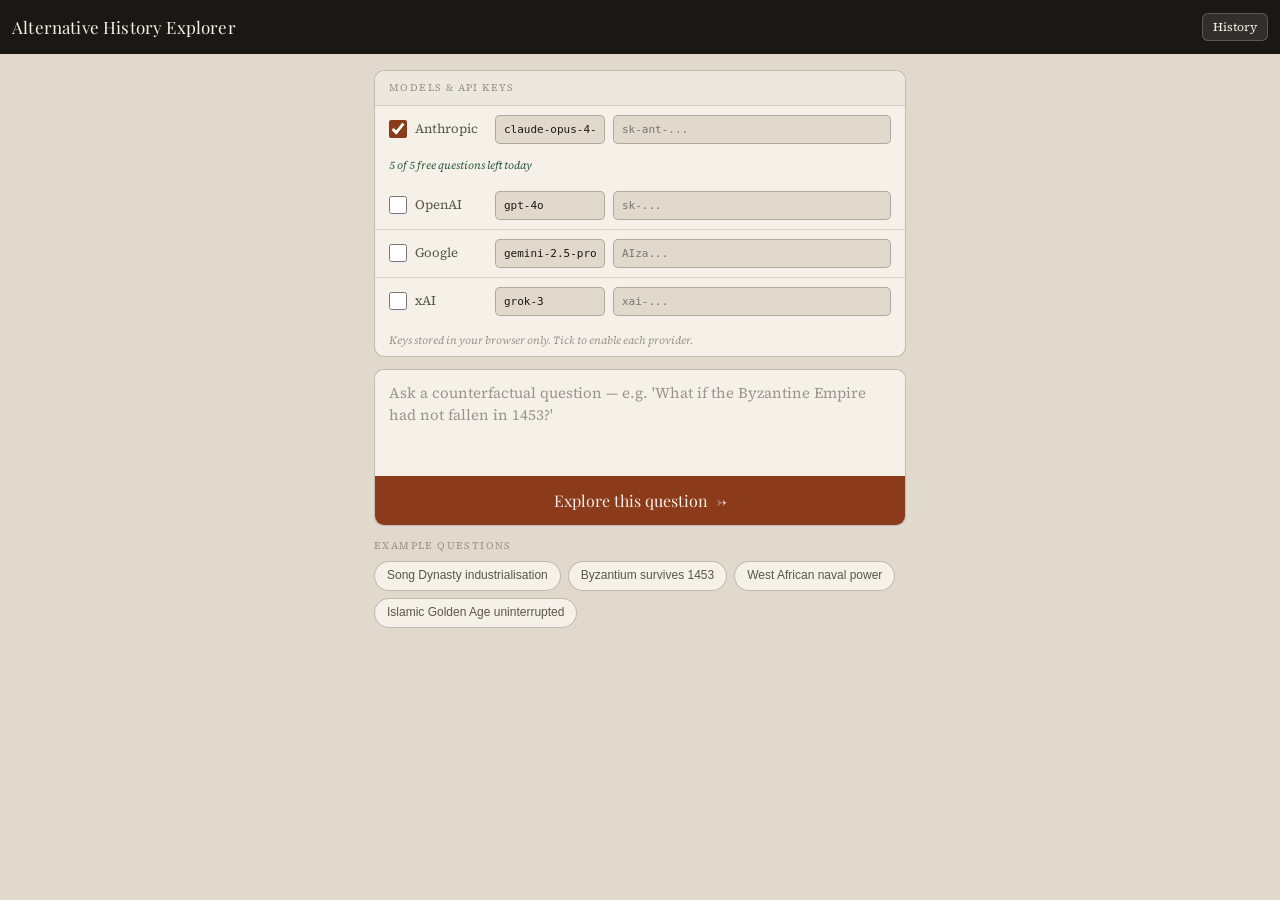
<file: alt-history-researcher-code-example/public/index.html>
<!DOCTYPE html>
<html lang="en">
<head>
<meta charset="UTF-8">
<!--
  Alternative History Explorer — Android/Mobile Edition
  ======================================================
  To install as an Android app:
    1. Open this file in Chrome on Android (or serve it via a local server).
    2. Tap the three-dot menu → "Add to Home Screen".
    3. Chrome will install it as a full-screen app icon.

  For a proper signed APK (optional):
    1. Install Node.js, then: npm install -g @capacitor/cli
    2. npm init -y && npm install @capacitor/core @capacitor/android
    3. npx cap init "Alt History" com.althistory.app --web-dir www
    4. Copy this file to www/index.html
    5. npx cap add android && npx cap sync
    6. npx cap open android  → Build → Generate Signed Bundle/APK
-->
<meta name="viewport" content="width=device-width, initial-scale=1.0, user-scalable=no">
<meta name="theme-color" content="#1a1814">
<meta name="mobile-web-app-capable" content="yes">
<meta name="apple-mobile-web-app-capable" content="yes">
<meta name="apple-mobile-web-app-status-bar-style" content="black-translucent">
<title>Alt History Explorer</title>
<link href="https://fonts.googleapis.com/css2?family=Playfair+Display:wght@400;500&family=Source+Serif+4:ital,wght@0,300;0,400;1,300&display=swap" rel="stylesheet">
<style>
/* ── Reset & base ─────────────────────────────────────────────────── */
*, *::before, *::after { box-sizing: border-box; margin: 0; padding: 0; -webkit-tap-highlight-color: transparent; }
:root {
  --ink: #1a1814; --ink-muted: #5c5648; --ink-faint: #9c9488;
  --paper: #f5f0e8; --paper-dark: #ede8de; --paper-darker: #e0d9cc;
  --accent: #8b3a1a; --accent-light: #c4693a;
  --border: rgba(26,24,20,0.12); --border-strong: rgba(26,24,20,0.25);
  --green: #2a5c3f; --amber: #8b5e1a; --red: #7a1f1f;
  --think: #1f4a6b; --think-bg: #e8eef3;
  --challenge: #6b4a1a; --challenge-bg: #f3ead5;
  /* Layout */
  --header-h: 54px; --nav-h: 64px;
  --panel-radius: 10px;
}
html, body { height: 100%; overflow: hidden; }
body {
  font-family: 'Source Serif 4', Georgia, serif;
  background: var(--paper-darker);
  color: var(--ink);
  font-size: 15px;
  line-height: 1.55;
  overscroll-behavior: none;
}

/* ── App shell ────────────────────────────────────────────────────── */
#app { display: flex; flex-direction: column; height: 100dvh; height: 100vh; }

/* ── Top bar ──────────────────────────────────────────────────────── */
#top-bar {
  height: var(--header-h); min-height: var(--header-h);
  background: var(--ink); color: var(--paper);
  display: flex; align-items: center; padding: 0 12px; gap: 10px;
  flex-shrink: 0; z-index: 100;
  /* Safe area for notched phones */
  padding-top: env(safe-area-inset-top);
}
#top-bar h1 { font-family: 'Playfair Display', serif; font-size: 17px; font-weight: 400; flex: 1; letter-spacing: .01em; white-space: nowrap; overflow: hidden; text-overflow: ellipsis; }
.top-btn {
  background: rgba(255,255,255,0.1); border: 1px solid rgba(255,255,255,0.2);
  color: var(--paper); border-radius: 6px; padding: 5px 10px; font-size: 12px;
  cursor: pointer; font-family: inherit; white-space: nowrap; flex-shrink: 0;
  transition: background .15s;
}
.top-btn:hover, .top-btn:active { background: rgba(255,255,255,0.2); }

/* ── Screens ──────────────────────────────────────────────────────── */
.screen { flex: 1; display: flex; flex-direction: column; overflow: hidden; }
.screen.hidden { display: none; }

/* ── Setup screen ─────────────────────────────────────────────────── */
#screen-setup { overflow-y: auto; padding: 16px 14px 24px; }

.section-card {
  background: var(--paper); border: 1px solid var(--border-strong);
  border-radius: var(--panel-radius); margin-bottom: 12px; overflow: hidden;
}
.section-card-head {
  padding: 9px 14px; background: var(--paper-dark);
  border-bottom: 1px solid var(--border);
  font-size: 10px; letter-spacing: .14em; text-transform: uppercase; color: var(--ink-faint);
}
.provider-row { display: flex; align-items: center; gap: 8px; padding: 9px 14px; }
.provider-row + .provider-row { border-top: 1px solid var(--border); }
.provider-check input { accent-color: var(--accent); width: 16px; height: 16px; cursor: pointer; }
.provider-name { font-size: 13px; color: var(--ink-muted); width: 72px; flex-shrink: 0; }
.provider-model, .provider-key {
  flex: 1; padding: 7px 8px; font-family: monospace; font-size: 11px;
  color: var(--ink); background: var(--paper-darker);
  border: 1px solid var(--border-strong); border-radius: 5px; outline: none; min-width: 0;
}
.provider-model:focus, .provider-key:focus { border-color: var(--accent); }
.card-note { font-size: 11px; color: var(--ink-faint); font-style: italic; padding: 7px 14px; }

textarea {
  width: 100%; min-height: 100px;
  background: var(--paper); color: var(--ink);
  border: none; border-radius: 0;
  padding: 12px 14px; font-family: inherit; font-size: 15px;
  resize: none; outline: none; line-height: 1.5;
}
textarea::placeholder { color: var(--ink-faint); }
.ask-btn {
  display: flex; width: 100%; padding: 14px; background: var(--accent);
  color: var(--paper); border: none; font-family: 'Playfair Display', serif;
  font-size: 16px; cursor: pointer; justify-content: center; align-items: center; gap: 8px;
  transition: background .15s;
}
.ask-btn:hover, .ask-btn:active { background: var(--accent-light); }
.ask-btn:disabled { opacity: .45; cursor: default; }

.examples-label { font-size: 10px; letter-spacing: .14em; text-transform: uppercase; color: var(--ink-faint); margin-bottom: 8px; }
.ex-pills { display: flex; gap: 7px; flex-wrap: wrap; margin-bottom: 14px; }
.ex-pill {
  font-size: 12px; padding: 6px 12px;
  background: var(--paper); color: var(--ink-muted);
  border: 1px solid var(--border-strong); border-radius: 100px;
  cursor: pointer; transition: all .15s; line-height: 1.3;
}
.ex-pill:active { background: var(--paper-dark); }

.status-card { background: var(--think-bg); border: 1px solid rgba(31,74,107,0.2); border-radius: var(--panel-radius); padding: 12px 14px; margin-bottom: 12px; }
.status-row { display: flex; justify-content: space-between; padding: 2px 0; font-size: 13px; }
.status-label { color: var(--ink-faint); font-size: 11px; letter-spacing: .1em; text-transform: uppercase; }
.status-loading { color: var(--amber); }
.status-thinking { color: var(--think); }
.status-done { color: var(--green); }
.status-fail { color: var(--red); }
.spin { display: inline-block; animation: spin 1s linear infinite; }
@keyframes spin { to { transform: rotate(360deg); } }

.error-card { background: #fdecea; border: 1px solid #f5c6c2; border-radius: var(--panel-radius); padding: 12px 14px; font-size: 13px; color: var(--red); margin-bottom: 12px; white-space: pre-wrap; word-break: break-word; }

/* ── Results screen ───────────────────────────────────────────────── */
#screen-results { position: relative; }

/* Panel title bar (above carousel) */
#panel-title-bar {
  background: var(--paper-darker); border-bottom: 1px solid var(--border-strong);
  padding: 8px 54px; text-align: center; flex-shrink: 0;
}
#panel-icon { font-size: 18px; display: block; }
#panel-title { font-family: 'Playfair Display', serif; font-size: 13px; font-weight: 400; color: var(--ink); }
#panel-counter { font-size: 10px; letter-spacing: .12em; color: var(--ink-faint); margin-top: 1px; }

/* Carousel */
#carousel-viewport { flex: 1; overflow: hidden; position: relative; }
#carousel-track {
  display: flex; height: 100%;
  transition: transform .32s cubic-bezier(.4,0,.2,1);
  will-change: transform;
}
.panel-card {
  min-width: 100%; height: 100%;
  display: flex; flex-direction: column;
  background: var(--paper);
}
.panel-scroll {
  flex: 1; overflow-y: auto;
  /* Side padding must exceed arrow width (44px) so text never slides under them */
  padding: 16px 58px 20px;
  -webkit-overflow-scrolling: touch;
}

/* ── Nav arrows ───────────────────────────────────────────────────── */
.nav-arrow {
  position: absolute; top: 50%; transform: translateY(-50%);
  width: 44px; height: 64px; z-index: 50;
  background: rgba(245,240,232,0.92);
  border: 1px solid var(--border-strong);
  color: var(--ink-muted); font-size: 26px; line-height: 1;
  cursor: pointer; display: flex; align-items: center; justify-content: center;
  transition: all .15s;
  /* Subtle shadow to lift arrows off content */
  box-shadow: 0 2px 8px rgba(26,24,20,0.15);
}
#arrow-prev { left: 0; border-radius: 0 8px 8px 0; padding-right: 4px; }
#arrow-next { right: 0; border-radius: 8px 0 0 8px; padding-left: 4px; }
.nav-arrow:active { background: var(--paper-dark); color: var(--accent); }

/* Hint animation on first load — pulses once to show arrows exist */
@keyframes arrowHint {
  0%,100% { opacity: .85; } 40% { opacity: 1; transform: translateY(-50%) translateX(-4px); }
}
#arrow-prev.hint { animation: arrowHint .5s ease 1s 2; }
@keyframes arrowHintR {
  0%,100% { opacity: .85; } 40% { opacity: 1; transform: translateY(-50%) translateX(4px); }
}
#arrow-next.hint { animation: arrowHintR .5s ease 1s 2; }

/* ── Dot nav ──────────────────────────────────────────────────────── */
#dot-nav {
  display: flex; justify-content: center; align-items: center; gap: 6px;
  padding: 8px 8px calc(8px + env(safe-area-inset-bottom));
  background: var(--paper-darker); border-top: 1px solid var(--border); flex-shrink: 0;
  flex-wrap: wrap;
}
.dot {
  width: 7px; height: 7px; border-radius: 50%;
  background: var(--border-strong); cursor: pointer; transition: all .2s; flex-shrink: 0;
}
.dot.active { background: var(--accent); transform: scale(1.4); }
.dot:hover { background: var(--ink-muted); }

/* ── History modal ────────────────────────────────────────────────── */
#modal-overlay {
  position: fixed; inset: 0; background: rgba(26,24,20,0.6);
  z-index: 200; display: none; align-items: flex-end;
}
#modal-overlay.open { display: flex; }
#modal-sheet {
  background: var(--paper); width: 100%; max-height: 75dvh; max-height: 75vh;
  border-radius: 14px 14px 0 0; display: flex; flex-direction: column;
  padding-bottom: env(safe-area-inset-bottom);
}
#modal-handle { width: 36px; height: 4px; background: var(--border-strong); border-radius: 2px; margin: 10px auto 6px; }
#modal-title { font-family: 'Playfair Display', serif; font-size: 16px; padding: 0 16px 10px; color: var(--ink); }
#modal-list { overflow-y: auto; flex: 1; padding: 0 0 8px; }
.history-item { padding: 12px 16px; border-bottom: 1px solid var(--border); cursor: pointer; }
.history-item:active { background: var(--paper-dark); }
.history-q { font-size: 13px; color: var(--ink); line-height: 1.4; }
.history-meta { font-size: 11px; color: var(--ink-faint); margin-top: 3px; }
.history-empty { padding: 24px 16px; font-size: 13px; color: var(--ink-faint); font-style: italic; text-align: center; }
#modal-close { margin: 8px 16px; padding: 11px; background: var(--paper-dark); border: 1px solid var(--border-strong); border-radius: 8px; font-family: inherit; font-size: 14px; color: var(--ink-muted); cursor: pointer; }

/* ── Panel content styles ─────────────────────────────────────────── */
.panel-section-label {
  font-size: 10px; letter-spacing: .14em; text-transform: uppercase;
  color: var(--ink-faint); margin-bottom: 8px;
}
.prose p { margin-bottom: 10px; line-height: 1.7; font-size: 15px; font-weight: 300; color: var(--ink); }
.prose p:last-child { margin-bottom: 0; }

/* Pushback */
.pushback-banner { background: var(--challenge-bg); border-left: 3px solid var(--challenge); padding: 12px 14px; border-radius: 0 6px 6px 0; margin-bottom: 12px; }
.pushback-banner p { font-size: 14px; color: var(--ink); line-height: 1.65; }

/* Scholarly divergences */
.scholarly-item { background: var(--paper-dark); border: 1px solid var(--border); border-radius: 7px; padding: 12px; margin-bottom: 10px; }
.scholar-row-label { font-size: 9px; letter-spacing: .12em; text-transform: uppercase; color: var(--ink-faint); display: block; margin-bottom: 4px; }
.scholar-popular { font-size: 13px; color: var(--ink-muted); margin-bottom: 10px; font-style: italic; }
.scholar-reality { font-size: 13px; color: var(--ink); margin-bottom: 8px; }
.scholar-matters { font-size: 12px; color: var(--ink-muted); border-top: 1px dashed var(--border); padding-top: 7px; font-style: italic; }

/* Reform */
.reform-pct-row { display: flex; align-items: baseline; gap: 10px; margin-bottom: 6px; }
.reform-pct-num { font-family: 'Playfair Display', serif; font-size: 34px; }
.reform-pct-lbl { font-size: 12px; font-style: italic; color: var(--ink-muted); }
.bar-bg { height: 5px; background: var(--paper-dark); border-radius: 3px; overflow: hidden; margin-bottom: 14px; }
.bar-fill { height: 100%; border-radius: 3px; transition: width 1s cubic-bezier(.4,0,.2,1); }
.reform-two-col { display: grid; grid-template-columns: 1fr 1fr; gap: 10px; margin-bottom: 12px; }
.reform-col-head { font-size: 10px; letter-spacing: .11em; text-transform: uppercase; padding: 4px 8px; border-radius: 4px; margin-bottom: 5px; }
.reform-for   { background: #d4ead9; color: var(--green); }
.reform-against { background: #f8e8e0; color: var(--red); }
.reform-col-body { font-size: 13px; color: var(--ink); font-weight: 300; line-height: 1.55; }
.reform-row { margin-bottom: 10px; }
.reform-row-label { font-size: 10px; letter-spacing: .11em; text-transform: uppercase; color: var(--ink-faint); display: block; margin-bottom: 3px; }
.reform-row-text { font-size: 13px; color: var(--ink); font-weight: 300; line-height: 1.55; }

/* Primary sources */
.psource-item { border: 1px solid var(--border-strong); border-radius: 7px; overflow: hidden; margin-bottom: 10px; }
.psource-head { display: flex; align-items: center; gap: 8px; background: var(--challenge-bg); padding: 10px 12px; cursor: pointer; }
.psource-icon { font-size: 11px; color: var(--amber); flex-shrink: 0; }
.psource-name { font-size: 13px; flex: 1; color: var(--ink); }
.psource-type-tag { font-size: 9px; letter-spacing: .06em; text-transform: uppercase; color: var(--ink-faint); background: var(--paper-darker); padding: 2px 6px; border-radius: 2px; flex-shrink: 0; }
.psource-body { display: none; padding: 10px 12px; background: #faf6ec; border-top: 1px dashed rgba(139,94,26,.2); }
.psource-body.open { display: block; }
.psource-row { margin-bottom: 8px; }
.psource-row-label { font-size: 9px; letter-spacing: .11em; text-transform: uppercase; color: var(--ink-faint); display: block; margin-bottom: 3px; }
.psource-row-text { font-size: 13px; font-weight: 300; color: var(--ink); line-height: 1.55; }
.psource-adapt { font-size: 13px; font-weight: 300; background: #ede0c0; border-left: 2px solid var(--amber); padding: 6px 8px; border-radius: 0 3px 3px 0; line-height: 1.55; }
.psource-access { font-size: 12px; font-family: monospace; color: var(--think); }

/* Deep dives */
.dive-item { border: 1px solid var(--border); border-radius: 7px; overflow: hidden; margin-bottom: 8px; }
.dive-head { display: flex; align-items: center; gap: 8px; background: var(--paper-dark); padding: 10px 12px; cursor: pointer; }
.dive-icon { font-size: 11px; color: var(--ink-faint); flex-shrink: 0; width: 11px; }
.dive-topic { font-size: 13px; flex: 1; color: var(--ink); font-weight: 300; }
.dive-body { display: none; padding: 10px 12px; border-top: 1px dashed var(--border); }
.dive-body.open { display: block; }
.dive-hook { font-size: 13px; color: var(--ink-muted); font-style: italic; margin-bottom: 7px; line-height: 1.6; }
.dive-source-row { display: flex; gap: 6px; margin-bottom: 6px; align-items: baseline; }
.dive-source-label { font-size: 9px; letter-spacing: .1em; text-transform: uppercase; color: var(--ink-faint); flex-shrink: 0; }
.dive-source { font-size: 12px; color: var(--ink); font-style: italic; }
.dive-note { font-size: 12px; color: var(--ink-muted); padding-top: 6px; border-top: 1px dashed var(--border); line-height: 1.6; }

/* Unknowns */
.unknowns-list { list-style: none; }
.unknowns-list li { padding: 8px 0; border-bottom: 1px dashed var(--border); font-size: 14px; font-weight: 300; color: var(--ink); line-height: 1.55; padding-left: 16px; position: relative; }
.unknowns-list li::before { content: '?'; position: absolute; left: 0; color: var(--ink-faint); font-size: 13px; }

/* Key sources */
.source-item { background: var(--paper-dark); border: 1px solid var(--border); border-radius: 7px; padding: 10px 12px; margin-bottom: 8px; }
.source-claim { display: flex; align-items: baseline; gap: 7px; margin-bottom: 5px; flex-wrap: wrap; }
.source-claim-text { font-size: 13px; font-weight: 300; font-style: italic; color: var(--ink); line-height: 1.5; flex: 1; min-width: 0; }
.source-cite { display: flex; gap: 5px; align-items: baseline; }
.source-arrow { color: var(--ink-faint); font-size: 12px; flex-shrink: 0; }
.source-ref { font-size: 12px; color: var(--ink-muted); flex: 1; }
.source-access { font-size: 10px; background: var(--paper-darker); padding: 1px 5px; border-radius: 2px; color: var(--ink-faint); flex-shrink: 0; white-space: nowrap; }

/* Reliability badges */
.rel-badge { display: inline-block; font-size: 9px; letter-spacing: .07em; text-transform: uppercase; padding: 2px 6px; border-radius: 3px; vertical-align: middle; white-space: nowrap; }
.rel-established { background: #d4ead9; color: #1a4d25; border: .5px solid rgba(42,92,63,.4); }
.rel-supported    { background: #dde8d4; color: #2d4a1a; border: .5px solid rgba(74,107,42,.4); }
.rel-debated      { background: #f0e4cc; color: #5c3a0a; border: .5px solid rgba(139,94,26,.4); }
.rel-speculative  { background: #f0d4d4; color: #5c1a1a; border: .5px solid rgba(122,31,31,.4); }

/* Confidence */
.conf-pct-row { display: flex; align-items: baseline; gap: 10px; margin-bottom: 8px; }
.conf-pct { font-family: 'Playfair Display', serif; font-size: 40px; }
.conf-tag { font-size: 13px; font-style: italic; color: var(--ink-muted); }
.conf-reason { font-size: 14px; font-weight: 300; font-style: italic; color: var(--ink-muted); line-height: 1.65; }

/* Thinking */
.thinking-wrap { background: var(--think-bg); border: 1px solid rgba(31,74,107,.2); border-radius: 7px; padding: 10px 12px; }
.thinking-text { font-size: 12px; font-family: monospace; color: var(--think); white-space: pre-wrap; line-height: 1.55; max-height: 340px; overflow-y: auto; }

/* Model tabs */
.model-tabs { display: flex; gap: 6px; flex-wrap: wrap; padding: 8px 14px; background: var(--paper-darker); border-bottom: 1px solid var(--border); flex-shrink: 0; }
.model-tab { padding: 5px 10px; border-radius: 5px; background: var(--paper-dark); border: 1px solid var(--border-strong); font-size: 12px; color: var(--ink-muted); cursor: pointer; transition: all .15s; display: flex; gap: 5px; align-items: center; }
.model-tab.active { background: var(--paper); border-color: var(--accent); color: var(--ink); }
.tab-st { font-size: 11px; }
.tab-st.loading { color: var(--amber); animation: spin 1s linear infinite; display: inline-block; }
.tab-st.done { color: var(--green); }
.tab-st.failed { color: var(--red); }

/* Swipe indicator overlay (shows briefly on first result) */
#swipe-hint {
  position: absolute; top: 50%; left: 50%; transform: translate(-50%,-50%);
  background: rgba(26,24,20,0.75); color: var(--paper);
  padding: 12px 20px; border-radius: 8px; font-size: 14px; text-align: center;
  pointer-events: none; z-index: 60; opacity: 0; transition: opacity .4s;
}
#swipe-hint.show { opacity: 1; }

/* Responsive tweaks for larger screens (tablet / desktop preview) */
@media (min-width: 600px) {
  #screen-setup { max-width: 560px; margin: 0 auto; }
  .nav-arrow { width: 52px; height: 80px; font-size: 30px; }
}
</style>
</head>
<body>
<div id="app">

  <!-- ── Top bar ─────────────────────────────────────────────────── -->
  <div id="top-bar">
    <h1 id="top-title">Alternative History Explorer</h1>
    <button class="top-btn" onclick="showHistory()">History</button>
    <button class="top-btn" id="btn-new" onclick="newQuestion()" style="display:none">New ✦</button>
  </div>

  <!-- ── Setup screen ────────────────────────────────────────────── -->
  <div class="screen" id="screen-setup">

    <!-- Providers -->
    <div class="section-card">
      <div class="section-card-head">Models &amp; API Keys</div>
      <div id="providers-body"></div>
      <div class="card-note">Keys stored in your browser only. Tick to enable each provider.</div>
    </div>

    <!-- Input -->
    <div class="section-card">
      <textarea id="question"
        placeholder="Ask a counterfactual question — e.g. 'What if the Byzantine Empire had not fallen in 1453?'"
        oninput="updateBudget()"></textarea>
      <button class="ask-btn" id="ask-btn" onclick="ask()">
        <span>Explore this question</span><span>→</span>
      </button>
    </div>

    <!-- Examples -->
    <div class="examples-label">Example questions</div>
    <div class="ex-pills">
      <button class="ex-pill" onclick="fill('What if the Song Dynasty had not lost northern China to the Jurchen Jin in 1127?')">Song Dynasty industrialisation</button>
      <button class="ex-pill" onclick="fill('What would the world look like had the Byzantine Empire not fallen in 1453?')">Byzantium survives 1453</button>
      <button class="ex-pill" onclick="fill('What if West African states had developed ocean-going naval power in the 15th century?')">West African naval power</button>
      <button class="ex-pill" onclick="fill('How would history differ if the Islamic Golden Age had continued past the Mongol sack of Baghdad in 1258?')">Islamic Golden Age uninterrupted</button>
    </div>

    <!-- Status -->
    <div id="status-card" class="status-card" style="display:none">
      <div class="status-row"><span class="status-label">Status</span><span id="s-status">—</span></div>
      <div class="status-row"><span class="status-label">Running</span><span id="s-models" style="font-size:12px">—</span></div>
      <div class="status-row"><span class="status-label">Elapsed</span><span id="s-elapsed">0s</span></div>
    </div>

    <!-- Error -->
    <div id="error-card" class="error-card" style="display:none"></div>

    <!-- Model comparison tabs (shown when multiple providers run) -->
    <div id="model-tabs" style="display:none" class="model-tabs"></div>

  </div><!-- /screen-setup -->

  <!-- ── Results screen ──────────────────────────────────────────── -->
  <div class="screen hidden" id="screen-results">
    <!-- Current panel title bar -->
    <div id="panel-title-bar">
      <span id="panel-icon">✦</span>
      <div id="panel-title">—</div>
      <div id="panel-counter">1 / 11</div>
    </div>

    <!-- Model tabs (for multi-provider comparison) -->
    <div id="result-model-tabs" style="display:none" class="model-tabs"></div>

    <!-- The carousel viewport -->
    <div id="carousel-viewport">
      <!-- Panels injected here by buildCarousel() -->
      <div id="carousel-track"></div>

      <!-- Navigation arrows — always visible, show swipe direction -->
      <button class="nav-arrow" id="arrow-prev" onclick="navigate(-1)" aria-label="Previous panel">‹</button>
      <button class="nav-arrow" id="arrow-next" onclick="navigate(1)"  aria-label="Next panel">›</button>

      <!-- Brief swipe hint shown on first result -->
      <div id="swipe-hint">Swipe left or right to explore</div>
    </div>

    <!-- Dot navigation bar -->
    <div id="dot-nav"></div>
  </div><!-- /screen-results -->

</div><!-- /app -->

<!-- ── History modal ────────────────────────────────────────────────── -->
<div id="modal-overlay" onclick="closeHistory()">
  <div id="modal-sheet" onclick="event.stopPropagation()">
    <div id="modal-handle"></div>
    <div id="modal-title">Search History</div>
    <div id="modal-list"></div>
    <button id="modal-close" onclick="closeHistory()">Close</button>
  </div>
</div>

<script>
// ═══════════════════════════════════════════════════════════════════════════
// PANEL DEFINITIONS
// Each entry maps to one card in the swipe carousel.
// id matches the result object field; title/icon shown in the title bar.
// ═══════════════════════════════════════════════════════════════════════════
const PANEL_DEFS = [
  { id:'scenario',        title:'The Alternative Scenario',          icon:'🌐' },
  { id:'pushback',        title:"Historian's Objection",             icon:'⚔'  },
  { id:'scholarly',       title:'Where Scholarship Differs',         icon:'📚' },
  { id:'reform',          title:'How It Could Have Happened',        icon:'⚙'  },
  { id:'mindsets',        title:'Mindsets of the Time',              icon:'🧠' },
  { id:'parallels',       title:'Historical Parallels',              icon:'🔄' },
  { id:'primary_sources', title:'Primary Sources',                   icon:'📜' },
  { id:'deep_dives',      title:'Deep Dives',                        icon:'🔍' },
  { id:'unknowns',        title:"What We Don't Know",                icon:'❓' },
  { id:'key_sources',     title:'Key Claims & Sources',              icon:'✓'  },
  { id:'confidence',      title:'Confidence Assessment',             icon:'📊' },
];

// ═══════════════════════════════════════════════════════════════════════════
// PROVIDER & STORAGE SETUP
// ═══════════════════════════════════════════════════════════════════════════
const PROVIDER_DEFS = [
  { id:'anthropic', name:'Anthropic', defaultModel:'claude-opus-4-7',             placeholder:'sk-ant-...' },
  { id:'openai',    name:'OpenAI',    defaultModel:'gpt-4o',                       placeholder:'sk-...' },
  { id:'google',    name:'Google',    defaultModel:'gemini-2.5-pro-preview-05-06', placeholder:'AIza...' },
  { id:'xai',       name:'xAI',       defaultModel:'grok-3',                       placeholder:'xai-...' },
];
const KEYS_KEY='ahe_keys', MODELS_KEY='ahe_models', ENABLED_KEY='ahe_enabled', STORE_KEY='ahe_android_v1';
const ls    = k => { try { return JSON.parse(localStorage.getItem(k)||'{}'); } catch { return {}; } };
const lsArr = k => { try { return JSON.parse(localStorage.getItem(k)||'[]'); } catch { return []; } };
const esc   = s => (s==null?'':String(s)).replace(/&/g,'&amp;').replace(/</g,'&lt;').replace(/>/g,'&gt;').replace(/"/g,'&quot;');
const safeUrl = u => { if(!u||typeof u!=='string')return'#'; const t=u.trim(); const s=t.toLowerCase().replace(/\s/g,''); if(s.startsWith('javascript:')||s.startsWith('data:')||s.startsWith('vbscript:'))return'#'; return(t.startsWith('http')||t.startsWith('/')||t.startsWith('#'))?t:'#'; };

function renderProviders() {
  const keys=ls(KEYS_KEY), models=ls(MODELS_KEY), enabled=ls(ENABLED_KEY);
  const body=document.getElementById('providers-body'); body.innerHTML='';
  PROVIDER_DEFS.forEach(p=>{
    const sk=keys[p.id]||'', sm=models[p.id]||p.defaultModel;
    // Anthropic is auto-enabled for the free tier even without a key (if PROXY_URL is set)
    // Anthropic is always pre-checked when the free-tier proxy is available
    const checked = p.id==='anthropic' ? true : (sk ? (enabled[p.id]!==false) : false);
    const row=document.createElement('div'); row.className='provider-row';
    row.innerHTML=`<input type="checkbox" id="pchk-${p.id}" ${checked?'checked':''} style="accent-color:var(--accent);width:18px;height:18px;cursor:pointer" onchange="saveEnabled('${p.id}',this.checked)"><span class="provider-name">${esc(p.name)}</span><input type="text" class="provider-model" id="pmod-${p.id}" value="${esc(sm)}" placeholder="${esc(p.defaultModel)}" oninput="saveModel('${p.id}',this.value)" style="max-width:110px"><input type="password" class="provider-key" id="pkey-${p.id}" value="${esc(sk)}" placeholder="${esc(p.placeholder)}" oninput="saveKey('${p.id}',this.value);autoCheck('${p.id}');updateFreeTierBadge()">`;
    body.appendChild(row);
    // Free-tier status badge shown only for Anthropic
    if (p.id === 'anthropic') {
      const badge = document.createElement('div');
      badge.id = 'free-tier-badge';
      badge.style.cssText = 'font-size:11px;padding:4px 14px 8px;font-style:italic;';
      body.appendChild(badge);
    }
  });
}
function autoCheck(id){ const v=(document.getElementById('pkey-'+id)?.value||'').trim(); const cb=document.getElementById('pchk-'+id); if(cb&&v){cb.checked=true;saveEnabled(id,true);} }
function saveKey(id,v)     { const d=ls(KEYS_KEY);    d[id]=v; localStorage.setItem(KEYS_KEY,JSON.stringify(d)); }
function saveModel(id,v)   { const d=ls(MODELS_KEY);  d[id]=v; localStorage.setItem(MODELS_KEY,JSON.stringify(d)); }
function saveEnabled(id,v) { const d=ls(ENABLED_KEY); d[id]=v; localStorage.setItem(ENABLED_KEY,JSON.stringify(d)); }
function getActiveProviders(){
  return PROVIDER_DEFS
    .filter(p=>document.getElementById(`pchk-${p.id}`)?.checked)
    .map(p=>({...p,key:(document.getElementById(`pkey-${p.id}`)?.value||'').trim(),model:(document.getElementById(`pmod-${p.id}`)?.value||p.defaultModel).trim()}))
    // Allow Anthropic without a key when the proxy is available (free tier)
    .filter(p=>p.key || p.id==='anthropic');  // Anthropic uses server-side key, no user key needed
}

// ═══════════════════════════════════════════════════════════════════════════
// HISTORY
// ═══════════════════════════════════════════════════════════════════════════
function genId(){ return Date.now().toString(36)+Math.random().toString(36).slice(2,7); }
function getHistory(){ return lsArr(STORE_KEY); }
function saveEntry(e){ const all=getHistory(); const i=all.findIndex(x=>x.id===e.id); if(i>=0)all[i]=e;else all.unshift(e); if(all.length>50)all.splice(50); localStorage.setItem(STORE_KEY,JSON.stringify(all)); }
function relTime(ts){ const d=Date.now()-ts,m=Math.floor(d/60000); if(m<1)return'just now'; if(m<60)return`${m}m ago`; const h=Math.floor(m/60); if(h<24)return`${h}h ago`; const dy=Math.floor(h/24); if(dy===1)return'yesterday'; return new Date(ts).toLocaleDateString('en-US',{month:'short',day:'numeric'}); }
function shortModel(m){ m=(m||'').toLowerCase(); if(m.includes('opus'))return'Opus'; if(m.includes('sonnet'))return'Sonnet'; if(m.includes('haiku'))return'Haiku'; if(m==='gpt-4o')return'GPT-4o'; if(m.includes('gpt-4o-mini'))return'4o-mini'; if(/^o[134]/.test(m))return m.split('-')[0].toUpperCase(); if(m.includes('gemini-2.5'))return'Gemini 2.5'; if(m.includes('grok-3'))return'Grok 3'; return m.split('-').slice(-2).join('-'); }

function showHistory(){
  const all=getHistory(), list=document.getElementById('modal-list');
  list.innerHTML='';
  if(!all.length){ list.innerHTML='<div class="history-empty">No searches yet.</div>'; }
  else {
    all.forEach(e=>{
      const item=document.createElement('div'); item.className='history-item';
      item.onclick=()=>{ closeHistory(); loadEntry(e); };
      item.innerHTML=`<div class="history-q">${esc(e.question.length>80?e.question.slice(0,78)+'…':e.question)}</div><div class="history-meta">${e.model?esc(shortModel(e.model))+' · ':'' }${relTime(e.timestamp)}</div>`;
      list.appendChild(item);
    });
  }
  document.getElementById('modal-overlay').classList.add('open');
}
function closeHistory(){ document.getElementById('modal-overlay').classList.remove('open'); }
function loadEntry(e){
  document.getElementById('question').value=e.question;
  buildCarousel(e.result, e.thinking||'', e.question);
  showScreen('results');
}

// ═══════════════════════════════════════════════════════════════════════════
// CAROUSEL ENGINE
// ═══════════════════════════════════════════════════════════════════════════
let currentIdx = 0;
let totalPanels = 0;
let touchStartX = 0, touchStartY = 0, touchStartT = 0;
let hintShown = false;

/**
 * Build all panel cards from a result object and insert them into the carousel.
 * Panels are filled from the result's fields; missing fields produce empty panels
 * (the model may not always return every field).
 */
function buildCarousel(result, thinkingText, question) {
  const track = document.getElementById('carousel-track');
  track.innerHTML = '';

  const panels = [];

  // Build each panel's content HTML
  panels.push(buildScenarioPanel(result));
  panels.push(buildPushbackPanel(result));
  panels.push(buildScholarlyPanel(result));
  panels.push(buildReformPanel(result));
  panels.push(buildProsePanel('mindsets',  result, 'Mindsets &amp; Worldviews'));
  panels.push(buildProsePanel('parallels', result, 'Comparable Situations'));
  panels.push(buildPrimarySourcesPanel(result));
  panels.push(buildDeepDivesPanel(result));
  panels.push(buildUnknownsPanel(result));
  panels.push(buildKeySourcesPanel(result));
  panels.push(buildConfidencePanel(result));

  // Optionally prepend a thinking panel if the model returned reasoning text
  const activePanelDefs = [...PANEL_DEFS];
  if (thinkingText && thinkingText.trim()) {
    const thinkDiv = buildThinkingPanel(thinkingText);
    panels.unshift(thinkDiv);
    activePanelDefs.unshift({ id:'thinking', title:'Model Reasoning', icon:'⚡' });
  }

  totalPanels = panels.length;

  panels.forEach((content, i) => {
    const card = document.createElement('div');
    card.className = 'panel-card';
    const scroll = document.createElement('div');
    scroll.className = 'panel-scroll';
    scroll.innerHTML = content;
    card.appendChild(scroll);
    track.appendChild(card);
  });

  // Store panel defs for title-bar updates
  track._defs = activePanelDefs;

  // Build dot nav
  const dotNav = document.getElementById('dot-nav');
  dotNav.innerHTML = '';
  for (let i = 0; i < totalPanels; i++) {
    const dot = document.createElement('button');
    dot.className = 'dot' + (i === 0 ? ' active' : '');
    dot.setAttribute('aria-label', `Panel ${i+1}`);
    dot.onclick = () => goToPanel(i);
    dotNav.appendChild(dot);
  }

  currentIdx = 0;
  updateCarouselPosition(false);
  setupTouch(document.getElementById('carousel-viewport'));
}

/** Slide to panel at absolute index idx (with circular wrap). */
function navigate(dir) {
  goToPanel((currentIdx + dir + totalPanels) % totalPanels);
}

function goToPanel(idx) {
  currentIdx = idx;
  updateCarouselPosition(true);
}

function updateCarouselPosition(animate) {
  const track = document.getElementById('carousel-track');
  if (!animate) track.style.transition = 'none';
  else          track.style.transition = 'transform .32s cubic-bezier(.4,0,.2,1)';
  track.style.transform = `translateX(${-currentIdx * 100}%)`;

  // Update title bar
  const defs = track._defs || PANEL_DEFS;
  const def  = defs[currentIdx] || {};
  document.getElementById('panel-icon').textContent    = def.icon    || '✦';
  document.getElementById('panel-title').textContent   = def.title   || '';
  document.getElementById('panel-counter').textContent = `${currentIdx + 1} / ${totalPanels}`;

  // Update dots
  document.querySelectorAll('.dot').forEach((d, i) => d.classList.toggle('active', i === currentIdx));

  // Scroll the current panel's content back to top
  const cards = track.querySelectorAll('.panel-scroll');
  if (cards[currentIdx]) cards[currentIdx].scrollTop = 0;
}

// ═══════════════════════════════════════════════════════════════════════════
// TOUCH / SWIPE HANDLING
// ═══════════════════════════════════════════════════════════════════════════
function setupTouch(el) {
  // Remove old listeners by cloning and replacing the element
  const clone = el.cloneNode(false);
  while (el.firstChild) clone.appendChild(el.firstChild);
  el.parentNode.replaceChild(clone, el);
  const newEl = document.getElementById('carousel-viewport');

  newEl.addEventListener('touchstart', e => {
    touchStartX = e.touches[0].clientX;
    touchStartY = e.touches[0].clientY;
    touchStartT = Date.now();
  }, { passive: true });

  newEl.addEventListener('touchend', e => {
    const dx  = e.changedTouches[0].clientX - touchStartX;
    const dy  = e.changedTouches[0].clientY - touchStartY;
    const dt  = Date.now() - touchStartT;
    const vel = Math.abs(dx) / dt; // px/ms — detect flicks

    // Swipe: horizontal displacement > vertical AND either far enough or fast enough
    if (Math.abs(dx) > Math.abs(dy) && (Math.abs(dx) > 45 || vel > 0.4)) {
      navigate(dx < 0 ? 1 : -1);
    }
  }, { passive: true });

  // Keyboard navigation for desktop/tablet with physical keyboard
  newEl.setAttribute('tabindex', '0');
  newEl.addEventListener('keydown', e => {
    if (e.key === 'ArrowLeft')  navigate(-1);
    if (e.key === 'ArrowRight') navigate(1);
  });
}

// ═══════════════════════════════════════════════════════════════════════════
// PANEL CONTENT BUILDERS
// Each returns an HTML string for the panel's .panel-scroll content.
// All user-supplied text goes through esc(). URLs go through safeUrl().
// ═══════════════════════════════════════════════════════════════════════════

function buildScenarioPanel(r) {
  if (!r.scenario) return '<p style="color:var(--ink-faint);font-style:italic">No scenario text in this response.</p>';
  return `<div class="prose">${r.scenario.split('\n\n').map(p=>`<p>${esc(p)}</p>`).join('')}</div>`;
}

function buildPushbackPanel(r) {
  if (!r.pushback) return '<p style="color:var(--ink-faint);font-style:italic">No historian\'s objection in this response.</p>';
  return `<div class="pushback-banner"><div class="prose">${r.pushback.split('\n\n').map(p=>`<p>${esc(p)}</p>`).join('')}</div></div>`;
}

function buildScholarlyPanel(r) {
  const divs = r.scholarly_divergences || [];
  if (!divs.length) return '<p style="color:var(--ink-faint);font-style:italic">No scholarly corrections in this response.</p>';
  return divs.map(d=>`
    <div class="scholarly-item">
      <span class="scholar-row-label">Popular account</span>
      <div class="scholar-popular">${esc(d.popular_claim||'')}</div>
      <span class="scholar-row-label">What specialists argue</span>
      <div class="scholar-reality">${esc(d.scholarly_reality||'')}</div>
      <div class="scholar-matters">${esc(d.why_it_matters||'')}</div>
    </div>`).join('');
}

function buildReformPanel(r) {
  const rf = r.reform || {};
  const pct = Math.min(100, Math.max(0, parseInt(rf.feasibility_pct)||0));
  const col = pct < 30 ? '#7a1f1f' : pct < 60 ? '#8b5e1a' : '#2a5c3f';
  return `
    <div class="reform-pct-row">
      <span class="reform-pct-num" style="color:${col}">${pct}%</span>
      <span class="reform-pct-lbl">${esc(rf.feasibility_label||'')}</span>
    </div>
    <div class="bar-bg"><div class="bar-fill" id="reform-bar" style="width:0%;background:${col}"></div></div>
    <div class="reform-two-col">
      <div>
        <div class="reform-col-head reform-for">Champions</div>
        <div class="reform-col-body">${esc(rf.champions||'—')}</div>
      </div>
      <div>
        <div class="reform-col-head reform-against">Resistance</div>
        <div class="reform-col-body">${esc(rf.resistance||'—')}</div>
      </div>
    </div>
    <div class="reform-row"><span class="reform-row-label">Closest historical analog</span><div class="reform-row-text">${esc(rf.closest_analog||'—')}</div></div>
    <div class="reform-row"><span class="reform-row-label">Most achievable version</span><div class="reform-row-text">${esc(rf.realistic_ceiling||'—')}</div></div>`;
}

function buildProsePanel(field, r, label) {
  const text = r[field] || '';
  if (!text) return `<p style="color:var(--ink-faint);font-style:italic">No ${label.toLowerCase()} in this response.</p>`;
  return `<div class="prose">${text.split('\n\n').map(p=>`<p>${esc(p)}</p>`).join('')}</div>`;
}

function buildPrimarySourcesPanel(r) {
  const srcs = r.primary_sources || [];
  if (!srcs.length) return '<p style="color:var(--ink-faint);font-style:italic">No primary sources in this response.</p>';
  return srcs.map((s,i)=>`
    <div class="psource-item">
      <div class="psource-head" onclick="togglePs(${i})">
        <span class="psource-icon" id="psi-${i}">▸</span>
        <span class="psource-name">${esc(s.name||'')}</span>
        <span class="psource-type-tag">${esc(s.type||'')}</span>
      </div>
      <div class="psource-body" id="psb-${i}">
        <div class="psource-row"><span class="psource-row-label">Period</span><div class="psource-row-text">${esc(s.period||'')}</div></div>
        <div class="psource-row"><span class="psource-row-label">Contains</span><div class="psource-row-text">${esc(s.what_it_contains||'')}</div></div>
        <div class="psource-row"><span class="psource-row-label">Relevance</span><div class="psource-row-text">${esc(s.relevance||'')}</div></div>
        <div class="psource-row"><span class="psource-row-label">How to use it</span><div class="psource-adapt">${esc(s.how_to_adapt||'')}</div></div>
        <div class="psource-row"><span class="psource-row-label">Limitations</span><div class="psource-row-text" style="font-style:italic">${esc(s.limitations||'')}</div></div>
        <div class="psource-row"><span class="psource-row-label">Access</span><div class="psource-access">${esc(s.access||'')}</div></div>
      </div>
    </div>`).join('');
}

function buildDeepDivesPanel(r) {
  const dives = r.deep_dives || [];
  if (!dives.length) return '<p style="color:var(--ink-faint);font-style:italic">No deep dives in this response.</p>';
  return dives.map((d,i)=>`
    <div class="dive-item">
      <div class="dive-head" onclick="toggleDive(${i})">
        <span class="dive-icon" id="di-${i}">▸</span>
        <span class="rel-badge ${relBadge(d.reliability)}">${esc(d.reliability||'')}</span>
        <span class="dive-topic">${esc(d.topic||'')}</span>
      </div>
      <div class="dive-body" id="db-${i}">
        <div class="dive-hook">${esc(d.hook||'')}</div>
        <div class="dive-source-row"><span class="dive-source-label">Start with</span><span class="dive-source">${esc(d.best_source||'')}</span></div>
        <div class="dive-note">${esc(d.note||'')}</div>
      </div>
    </div>`).join('');
}

function buildUnknownsPanel(r) {
  const items = r.unknowns || [];
  if (!items.length) return '<p style="color:var(--ink-faint);font-style:italic">No unknowns listed in this response.</p>';
  return `<ul class="unknowns-list">${items.map(u=>`<li>${esc(u)}</li>`).join('')}</ul>`;
}

function buildKeySourcesPanel(r) {
  const srcs = r.key_sources || [];
  if (!srcs.length) return '<p style="color:var(--ink-faint);font-style:italic">No key sources in this response.</p>';
  return srcs.map(s=>`
    <div class="source-item">
      <div class="source-claim">
        <span class="rel-badge ${relBadge(s.reliability)}">${esc(s.reliability||'')}</span>
        <span class="source-claim-text">${esc(s.claim||'')}</span>
      </div>
      <div class="source-cite">
        <span class="source-arrow">→</span>
        <span class="source-ref">${esc(s.source||'')}</span>
        <span class="source-access">${esc(s.access||'')}</span>
      </div>
    </div>`).join('');
}

function buildConfidencePanel(r) {
  const pct = Math.min(100, Math.max(0, parseInt(r.confidence)||0));
  const col = pct < 30 ? 'var(--red)' : pct < 60 ? 'var(--amber)' : 'var(--green)';
  return `
    <div class="conf-pct-row">
      <span class="conf-pct" style="color:${col}">${pct}%</span>
      <span class="conf-tag">${esc(r.confidence_label||'')}</span>
    </div>
    <div class="bar-bg"><div class="bar-fill" id="conf-bar" style="width:0%;background:${col}"></div></div>
    <p class="conf-reason">${esc(r.confidence_reason||'')}</p>`;
}

function buildThinkingPanel(text) {
  return `<div class="thinking-wrap"><pre class="thinking-text">${esc(text)}</pre></div>`;
}

// Animate bars after DOM renders
function animateBars() {
  setTimeout(()=>{
    const rb = document.getElementById('reform-bar');
    const cb = document.getElementById('conf-bar');
    // Reform bar: find its panel and get the pct from its previous sibling's text
    if (rb) rb.style.width = rb.style.background === '' ? '0%' : (rb.style.width || '0%');
    // We re-animate by storing pct in a data attr
    if (rb && rb.dataset.pct) rb.style.width = rb.dataset.pct + '%';
    if (cb && cb.dataset.pct) cb.style.width = cb.dataset.pct + '%';
  }, 80);
}

// Accordion helpers
function togglePs(i)  { const b=document.getElementById(`psb-${i}`),ic=document.getElementById(`psi-${i}`); const o=b.classList.toggle('open'); ic.textContent=o?'▾':'▸'; }
function toggleDive(i){ const b=document.getElementById(`db-${i}`), ic=document.getElementById(`di-${i}`); const o=b.classList.toggle('open'); ic.textContent=o?'▾':'▸'; }

function relBadge(r){ const v=(r||'').toLowerCase(); return v==='established'?'rel-established':v==='supported'?'rel-supported':v==='debated'?'rel-debated':'rel-speculative'; }

// ═══════════════════════════════════════════════════════════════════════════
// SCREEN MANAGEMENT
// ═══════════════════════════════════════════════════════════════════════════
function showScreen(name) {
  document.getElementById('screen-setup').classList.toggle('hidden', name !== 'setup');
  document.getElementById('screen-results').classList.toggle('hidden', name !== 'results');
  document.getElementById('btn-new').style.display = name === 'results' ? 'inline-block' : 'none';
  if (name === 'results') {
    // Show swipe hint on first result, then fade it out
    if (!hintShown) {
      hintShown = true;
      const hint = document.getElementById('swipe-hint');
      hint.classList.add('show');
      // Pulse the arrows as a visual hint
      document.getElementById('arrow-prev').classList.add('hint');
      document.getElementById('arrow-next').classList.add('hint');
      setTimeout(()=>{ hint.classList.remove('show'); }, 2800);
    }
  }
}

function newQuestion() {
  showScreen('setup');
  document.getElementById('question').focus();
}

function fill(t) { document.getElementById('question').value = t; }
function updateBudget() {}  // retained for compatibility

// ═══════════════════════════════════════════════════════════════════════════
// FREE-TIER RATE LIMIT  (client-side enforcement, server enforces for real)
// ═══════════════════════════════════════════════════════════════════════════

/**
 * PROXY_URL — set this to your deployed Cloudflare Worker URL after deployment.
 * When empty the app tries to call Anthropic directly using the user's own key.
 * Example: 'https://alt-history-proxy.YOUR-SUBDOMAIN.workers.dev'
 */
// When served from the same domain as the Worker, use that origin automatically.
const PROXY_URL = window.location.origin;

const FREE_DAILY_LIMIT = 5;
const FREE_COUNT_KEY   = 'ahe_free_count';   // { date: 'YYYY-MM-DD', count: n }

/** Read today's free-tier usage from localStorage. */
function getFreeTierUsage() {
  try {
    const stored = JSON.parse(localStorage.getItem(FREE_COUNT_KEY) || '{}');
    const today  = new Date().toISOString().slice(0, 10);
    if (stored.date !== today) return { date: today, count: 0 };
    return stored;
  } catch { return { date: new Date().toISOString().slice(0, 10), count: 0 }; }
}

/** Increment today's free-tier usage counter. */
function incrementFreeTier() {
  const usage = getFreeTierUsage();
  usage.count += 1;
  localStorage.setItem(FREE_COUNT_KEY, JSON.stringify(usage));
  updateFreeTierBadge();
}

/** Update the "X / 5 free today" badge in the Anthropic provider row. */
function updateFreeTierBadge() {
  const badge = document.getElementById('free-tier-badge');
  if (!badge) return;
  const userKey = (document.getElementById('pkey-anthropic')?.value || '').trim();
  if (userKey) { badge.textContent = 'Own key — unlimited'; badge.style.color = 'var(--green)'; return; }
  if (!PROXY_URL) { badge.textContent = 'Set PROXY_URL to enable free tier'; badge.style.color = 'var(--red)'; return; }
  const { count } = getFreeTierUsage();
  const remaining = Math.max(0, FREE_DAILY_LIMIT - count);
  badge.textContent = remaining > 0
    ? `${remaining} of ${FREE_DAILY_LIMIT} free questions left today`
    : 'Daily free limit reached — add your own API key below';
  badge.style.color = remaining > 0 ? 'var(--green)' : 'var(--red)';
}

// ═══════════════════════════════════════════════════════════════════════════
// API ADAPTERS
// ═══════════════════════════════════════════════════════════════════════════

/**
 * Call Anthropic via the proxy (or directly if the user has their own key).
 *
 * Routing logic:
 *  • User has their own key  → send it in X-User-Api-Key header; proxy forwards
 *    it to Anthropic directly, no rate limit applied server-side.
 *  • No key + PROXY_URL set  → call proxy with no key header; proxy uses the
 *    server-side key and enforces the daily rate limit by IP.
 *  • No key + no PROXY_URL   → error (nothing to call).
 */
async function fetchAnthropic(key, model, messages, effort) {
  const userKey = key && key.trim();

  // Decide which endpoint to use
  if (!userKey && !PROXY_URL) {
    throw new Error('No Anthropic API key set and no proxy configured. Enter your own key in the Anthropic row, or deploy the Cloudflare Worker and set PROXY_URL.');
  }

  // Client-side pre-check for free tier (real enforcement is on the server)
  if (!userKey && PROXY_URL) {
    const { count } = getFreeTierUsage();
    if (count >= FREE_DAILY_LIMIT) {
      throw new Error(`You have used all ${FREE_DAILY_LIMIT} free questions for today. Add your own Anthropic API key in the settings to continue without limits.`);
    }
  }

  const endpoint = userKey
    ? 'https://api.anthropic.com/v1/messages'   // direct call with user's key
    : PROXY_URL;                                  // proxy call (server uses built-in key)

  const headers = { 'content-type': 'application/json' };
  if (userKey) {
    // Direct call to Anthropic — needs these extra headers
    headers['anthropic-version'] = '2023-06-01';
    headers['anthropic-dangerous-direct-browser-access'] = 'true';
    headers['x-api-key'] = userKey;
  } else {
    // Proxy call — no API key in headers (proxy adds its own server-side key)
    headers['anthropic-version'] = '2023-06-01';
  }

  const body = { model, max_tokens: 24000, thinking: { type:'adaptive' }, output_config: { effort }, system: SYS, messages };
  const res  = await fetch(endpoint, { method:'POST', headers, body: JSON.stringify(body) });
  const data = await res.json();

  // Handle proxy-specific rate-limit response
  if (res.status === 429 && data.rate_limited) {
    throw new Error(data.error || 'Daily free limit reached. Add your own Anthropic API key to continue.');
  }
  if (!res.ok) throw new Error('Anthropic ' + res.status + ': ' + (data.error?.message || JSON.stringify(data.error)));
  if (data.stop_reason === 'max_tokens') throw new Error('Response truncated (max_tokens).');

  // Count successful free-tier usage
  if (!userKey) incrementFreeTier();

  let thinkingText = '', mainText = '';
  for (const b of (data.content||[])) { if(b.type==='thinking') thinkingText+=b.thinking||''; else if(b.type==='text') mainText+=b.text||''; }
  return { mainText, thinkingText };
}
async function fetchOpenAI(key, model, messages) {
  const isO = /^o\d/.test(model);
  const msgs = [{ role: isO?'developer':'system', content: SYS }, ...messages];
  const body = { model, messages:msgs, max_completion_tokens:16000 };
  if (!isO) body.response_format = { type:'json_object' };
  const res = await fetch('https://api.openai.com/v1/chat/completions', { method:'POST', headers:{'content-type':'application/json','Authorization':'Bearer '+key}, body:JSON.stringify(body) });
  const data = await res.json();
  if (!res.ok) throw new Error('OpenAI ' + res.status + ': ' + (data.error?.message || JSON.stringify(data.error)));
  return { mainText: data.choices[0].message.content, thinkingText: '' };
}
async function fetchGoogle(key, model, messages) {
  const contents = messages.map(m=>({role:m.role==='assistant'?'model':'user',parts:[{text:m.content}]}));
  const res = await fetch(`https://generativelanguage.googleapis.com/v1beta/models/${model}:generateContent?key=${key}`, { method:'POST', headers:{'content-type':'application/json'}, body:JSON.stringify({contents,systemInstruction:{parts:[{text:SYS}]},generationConfig:{responseMimeType:'application/json',maxOutputTokens:16000}}) });
  const data = await res.json();
  if (!res.ok) throw new Error('Google ' + res.status + ': ' + (data.error?.message || JSON.stringify(data.error)));
  return { mainText: data.candidates?.[0]?.content?.parts?.[0]?.text||'', thinkingText:'' };
}
async function fetchXAI(key, model, messages) {
  const res = await fetch('https://api.x.ai/v1/chat/completions', { method:'POST', headers:{'content-type':'application/json','Authorization':'Bearer '+key}, body:JSON.stringify({model,messages:[{role:'system',content:SYS},...messages],response_format:{type:'json_object'},max_tokens:16000}) });
  const data = await res.json();
  if (!res.ok) throw new Error('xAI ' + res.status + ': ' + (data.error?.message || JSON.stringify(data.error)));
  return { mainText: data.choices[0].message.content, thinkingText:'' };
}
async function fetchProvider(prov, messages, effort) {
  switch(prov.id){
    case 'anthropic': return fetchAnthropic(prov.key, prov.model, messages, effort);
    case 'openai':    return fetchOpenAI(prov.key, prov.model, messages);
    case 'google':    return fetchGoogle(prov.key, prov.model, messages);
    case 'xai':       return fetchXAI(prov.key, prov.model, messages);
    default: throw new Error('Unknown provider: ' + prov.id);
  }
}

function parseMainText(text) {
  let c = text.replace(/^```json\s*/,'').replace(/^```\s*/,'').replace(/\s*```$/,'').trim();
  c = c.replace(/^\s*\/\/[^\n]*/gm,'').replace(/\n{3,}/g,'\n\n').trim();
  try { return JSON.parse(c); } catch {
    const m = c.match(/\{[\s\S]*\}/);
    if (!m) throw new Error('Model did not return JSON.\n\n' + c.slice(0,500));
    try { return JSON.parse(m[0]); } catch(e) { throw new Error('JSON parse failed: ' + e.message + '\n\n' + c.slice(0,500)); }
  }
}

// ═══════════════════════════════════════════════════════════════════════════
// SYSTEM PROMPT (same as desktop version)
// ═══════════════════════════════════════════════════════════════════════════
const SYS = `You are an alternative history research assistant with deep knowledge of world history. The user will ask a counterfactual "what if" question. Respond with a thorough, scholarly analysis as a JSON object with these fields:

- scenario (string): A vivid 3-4 paragraph narrative of how events would have unfolded differently.
- pushback (string): A historian's strongest objection to this scenario — steelman the counterargument.
- scholarly_divergences (array of {popular_claim, scholarly_reality, why_it_matters}): Where popular understanding diverges from specialist scholarship.
- reform (object {feasibility_pct, feasibility_label, champions, resistance, closest_analog, realistic_ceiling}): How feasible was this alternative? Who would have pushed for it?
- mindsets (string): What were people actually thinking at the time? What worldviews shaped their decisions?
- parallels (string): Real historical situations that partially mirror this counterfactual.
- primary_sources (array of {name, type, period, what_it_contains, relevance, how_to_adapt, limitations, access}): Real primary sources a researcher should consult.
- deep_dives (array of {topic, reliability, hook, best_source, note}): Specific research threads worth pursuing.
- unknowns (array of strings): Things historians genuinely don't know that affect this question.
- key_sources (array of {claim, source, reliability, access}): Major claims with their scholarly sources.
- confidence (number 0-100): How confident are you in this analysis?
- confidence_label (string): e.g. "Moderate — well-sourced core, speculative edges"
- confidence_reason (string): Why this confidence level?

Reliability levels: "established", "supported", "debated", "speculative".
Cite real historians, real primary sources, real academic works. Never fabricate sources.`;

// ═══════════════════════════════════════════════════════════════════════════
// MAIN ASK FUNCTION
// ═══════════════════════════════════════════════════════════════════════════
let tabResults = {}, activeTabKey = null;

function calculateEffort(q) {
  const len=q.trim().length, m=(q.match(/\b(and|compared|versus|vs\.?|or|while|whereas|whether)\b/gi)||[]).length;
  return len<80&&m<2?'low':len<220&&m<4?'medium':'high';
}

let timer = null;
function startTimer(){ const s=Date.now(); timer=setInterval(()=>{ document.getElementById('s-elapsed').textContent=Math.floor((Date.now()-s)/1000)+'s'; },300); }
function stopTimer(){ if(timer){clearInterval(timer);timer=null;} }

function setStatus(text, cls) {
  const el = document.getElementById('s-status');
  const spin = cls.includes('loading')||cls.includes('thinking');
  el.innerHTML = spin ? `<span class="spin">⟳</span> ${esc(text)}` : esc(text);
  el.className = cls;
}
function showError(msg){ const el=document.getElementById('error-card'); el.textContent=msg; el.style.display='block'; }
function clearError(){ document.getElementById('error-card').style.display='none'; }

async function ask() {
  const q = document.getElementById('question').value.trim();
  if (!q) return;
  const _checked = getActiveProviders();
  // Always fall back to Anthropic free tier — never block the user
  const active = _checked.length > 0 ? _checked : [{
    id: 'anthropic', name: 'Anthropic', key: '',
    model: (document.getElementById('pmod-anthropic')?.value || 'claude-opus-4-7').trim(),
  }];
  clearError();

  const effort = calculateEffort(q);
  const messages = [{ role:'user', content:q }];

  document.getElementById('status-card').style.display = 'block';
  document.getElementById('s-models').textContent = active.map(p=>p.name+' '+shortModel(p.model)).join(', ');
  setStatus('sending…', 'status-loading');
  startTimer();
  document.getElementById('ask-btn').disabled = true;
  tabResults = {};

  const isComparison = active.length > 1;

  try {
    await Promise.all(active.map(async prov => {
      const pKey = prov.id + ':' + prov.model;
      try {
        setStatus('thinking…', 'status-thinking');
        const { mainText, thinkingText } = await fetchProvider(prov, messages, effort);
        const parsed = parseMainText(mainText);
        tabResults[pKey] = { result: parsed, thinking: thinkingText };

        saveEntry({ id:genId(), timestamp:Date.now(), question:q, result:parsed, thinking:thinkingText, provider:prov.id, model:prov.model });

        if (!isComparison || Object.keys(tabResults).length === 1) {
          buildCarousel(parsed, thinkingText, q);
          showScreen('results');
          // Animate percentage bars after the panels are in the DOM
          setTimeout(()=>{
            const rb = document.getElementById('reform-bar');
            const cb = document.getElementById('conf-bar');
            const pct = Math.min(100,Math.max(0,parseInt(parsed.reform?.feasibility_pct)||0));
            const cpct= Math.min(100,Math.max(0,parseInt(parsed.confidence)||0));
            if(rb) rb.style.width = pct + '%';
            if(cb) cb.style.width = cpct + '%';
          }, 120);
        }
      } catch(e) {
        tabResults[pKey] = { error: e.message };
        if (!isComparison) { setStatus('error', 'status-fail'); showError(e.message); }
      }
    }));

    const anyDone = Object.values(tabResults).some(r=>r.result);
    setStatus(anyDone ? 'done' : 'all failed', anyDone ? 'status-done' : 'status-fail');

  } finally {
    stopTimer();
    document.getElementById('ask-btn').disabled = false;
  }
}

// Ctrl/Cmd+Enter submits from the textarea
document.getElementById('question').addEventListener('keydown', e => {
  if (e.key === 'Enter' && (e.ctrlKey || e.metaKey)) ask();
});

// ── Init ──────────────────────────────────────────────────────────────────────
renderProviders();
updateFreeTierBadge();
</script>
</body>
</file>
